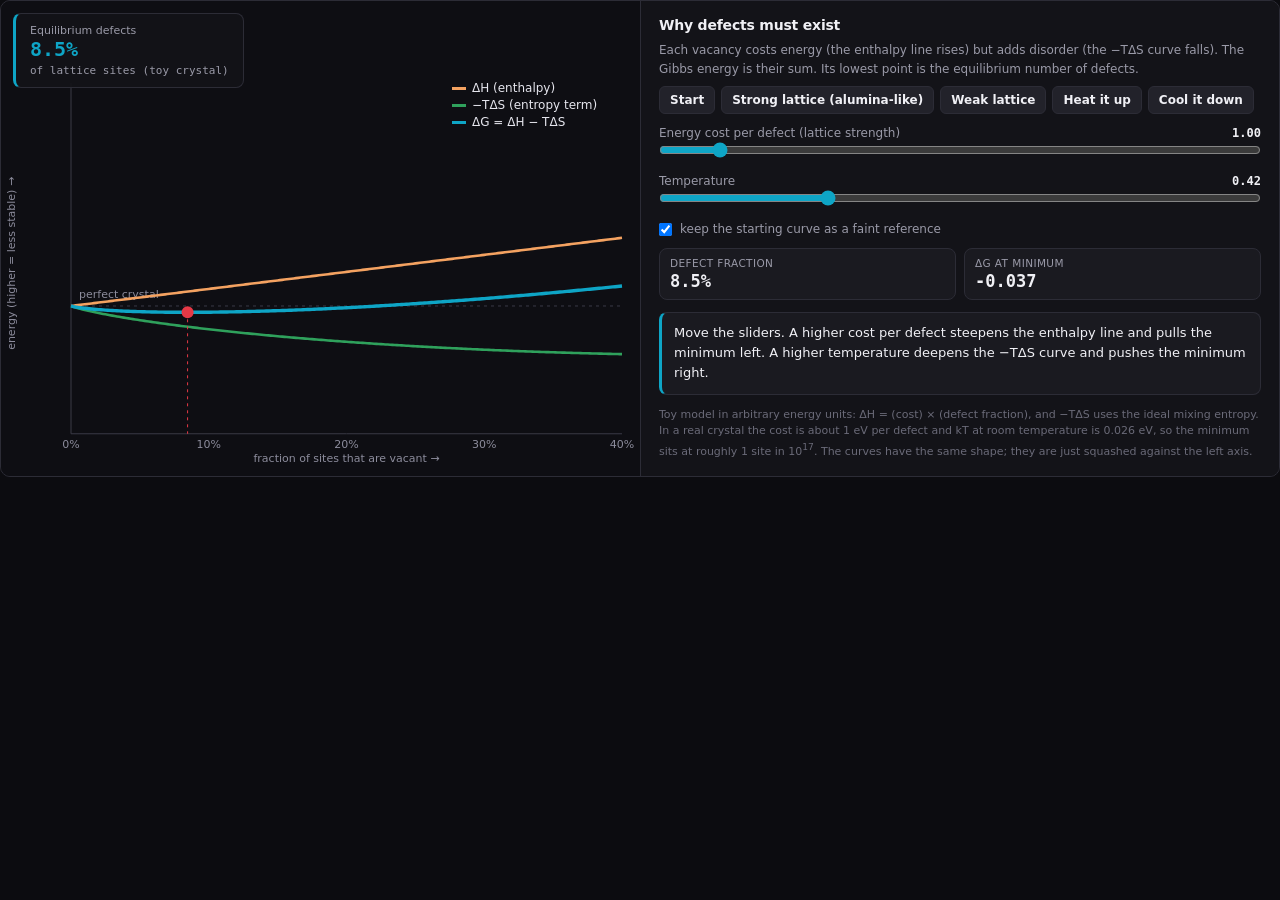
<file: widgets/defect-equilibrium.html>
<!DOCTYPE html>
<html lang="en">
<head>
<meta charset="UTF-8">
<meta name="viewport" content="width=device-width, initial-scale=1.0">
<title>Why defects must exist: Gibbs energy explorer</title>
<link rel="stylesheet" href="shared.css">
<script src="shared.js"></script>
<style>
  .stage { min-height: 440px; }
  .stage canvas { position:absolute; inset:0; width:100%; height:100%; display:block; }
  .de-ctl { display:flex; flex-direction:column; gap:12px; }
  .de-row label { display:flex; justify-content:space-between; font-size:12px; color:var(--text-2); margin-bottom:2px; }
  .de-row label b { font-family:'IBM Plex Mono',ui-monospace,monospace; font-weight:600; color:var(--text); }
  .de-row input[type=range] { width:100%; cursor:pointer; accent-color:var(--accent); }
  .de-presets { display:flex; flex-wrap:wrap; gap:6px; }
  .de-presets button.btn { padding:6px 10px; }
  .de-out { display:grid; grid-template-columns:repeat(2,1fr); gap:8px; }
  .de-out > div { background:var(--surface); border:1px solid var(--border); border-radius:8px; padding:8px 10px; }
  .de-out .k { font-size:10.5px; color:var(--text-2); letter-spacing:.4px; text-transform:uppercase; }
  .de-out .v { font-family:'IBM Plex Mono',ui-monospace,monospace; font-size:17px; font-weight:600; margin-top:2px; }
  .de-msg { font-size:13px; line-height:1.55; color:var(--text); background:var(--surface); border:1px solid var(--border); border-left:3px solid var(--accent); border-radius:8px; padding:10px 12px; min-height:64px; }
  .de-note { font-size:11px; color:var(--muted); line-height:1.5; }
  .de-ghost { display:flex; gap:8px; align-items:center; font-size:12px; color:var(--text-2); }
</style>
</head>
<body>
<div class="sim sim-root">
  <div class="stage" id="stage">
    <canvas id="cv" aria-label="Graph of enthalpy, minus T delta S and Gibbs energy against the fraction of sites that are vacant"></canvas>
    <div class="hud" style="--hud:#0ea5c6">
      <div class="hud-label">Equilibrium defects</div>
      <div class="hud-value" id="hudv">10%</div>
      <div class="hud-sub">of lattice sites (toy crystal)</div>
    </div>
  </div>
  <div class="plot">
    <h2>Why defects must exist</h2>
    <p>Each vacancy costs energy (the enthalpy line rises) but adds disorder (the &minus;T&Delta;S curve falls). The Gibbs energy is their sum. Its lowest point is the equilibrium number of defects.</p>
    <div class="de-ctl">
      <div class="de-presets" id="presets"></div>
      <div class="de-row"><label for="eps">Energy cost per defect (lattice strength) <b id="epsv"></b></label><input type="range" id="eps" min="0.8" max="3.0" step="0.05"></div>
      <div class="de-row"><label for="tt">Temperature <b id="ttv"></b></label><input type="range" id="tt" min="0.20" max="1.00" step="0.01"></div>
      <label class="de-ghost"><input type="checkbox" id="ghost" checked> keep the starting curve as a faint reference</label>
      <div class="de-out">
        <div><div class="k">Defect fraction</div><div class="v" id="oF">10%</div></div>
        <div><div class="k">ΔG at minimum</div><div class="v" id="oG">-0.03</div></div>
      </div>
      <div class="de-msg" id="msg"></div>
      <div class="de-note">Toy model in arbitrary energy units: &Delta;H = (cost) &times; (defect fraction), and &minus;T&Delta;S uses the ideal mixing entropy. In a real crystal the cost is about 1 eV per defect and kT at room temperature is 0.026 eV, so the minimum sits at roughly 1 site in 10<sup>17</sup>. The curves have the same shape; they are just squashed against the left axis.</div>
    </div>
  </div>
</div>
<script>
(function () {
  'use strict';
  var $ = function (id) { return document.getElementById(id); };
  var cv = $('cv'), ctx = cv.getContext('2d'), stage = $('stage');
  var epsEl = $('eps'), ttEl = $('tt'), ghostEl = $('ghost');
  var XM = 0.40, YMIN = -0.75, YMAX = 1.25;
  var PRESETS = [
    { n: 'Start', e: 1.0, t: 0.42 },
    { n: 'Strong lattice (alumina-like)', e: 2.6, t: 0.42 },
    { n: 'Weak lattice', e: 0.9, t: 0.42 },
    { n: 'Heat it up', e: 1.0, t: 0.90 },
    { n: 'Cool it down', e: 1.0, t: 0.22 }
  ];
  var start = { e: 1.0, t: 0.42 };
  function H(x, e) { return e * x; }
  function mTS(x, t) { return x <= 0 ? 0 : (x >= 1 ? 0 : t * (x * Math.log(x) + (1 - x) * Math.log(1 - x))); }
  function G(x, e, t) { return H(x, e) + mTS(x, t); }
  function xstar(e, t) { return 1 / (1 + Math.exp(e / t)); }
  function pct(x) { return x >= 0.01 ? (x * 100).toFixed(1) + '%' : (x >= 1e-4 ? (x * 100).toFixed(3) + '%' : (x * 100).toExponential(1) + '%'); }

  var pb = $('presets');
  PRESETS.forEach(function (p) {
    var b = document.createElement('button'); b.className = 'btn'; b.textContent = p.n;
    b.addEventListener('click', function () { epsEl.value = p.e; ttEl.value = p.t; draw(); });
    pb.appendChild(b);
  });
  epsEl.value = start.e; ttEl.value = start.t;

  function size() {
    var r = stage.getBoundingClientRect(), d = window.devicePixelRatio || 1;
    cv.width = Math.round(r.width * d); cv.height = Math.round(r.height * d);
    ctx.setTransform(d, 0, 0, d, 0, 0);
    return { w: r.width, h: r.height };
  }
  function curve(fn, X, Y, col, lw, alpha) {
    ctx.save(); ctx.globalAlpha = alpha || 1; ctx.strokeStyle = col; ctx.lineWidth = lw; ctx.beginPath();
    for (var i = 0; i <= 240; i++) { var x = i / 240 * XM, y = fn(x); var px = X(x), py = Y(Math.max(YMIN, Math.min(YMAX, y))); if (i) ctx.lineTo(px, py); else ctx.moveTo(px, py); }
    ctx.stroke(); ctx.restore();
  }
  function draw() {
    var e = +epsEl.value, t = +ttEl.value, s = size();
    var L = 70, R = s.w - 18, T = 92, B = s.h - 42;
    var X = function (x) { return L + x / XM * (R - L); }, Y = function (y) { return B - (y - YMIN) / (YMAX - YMIN) * (B - T); };
    ctx.clearRect(0, 0, s.w, s.h);
    ctx.font = '11px Inter, system-ui, sans-serif';
    // axes
    ctx.strokeStyle = '#3a3a46'; ctx.lineWidth = 1; ctx.beginPath(); ctx.moveTo(L, T - 10); ctx.lineTo(L, B); ctx.lineTo(R, B); ctx.stroke();
    ctx.setLineDash([3, 4]); ctx.beginPath(); ctx.moveTo(L, Y(0)); ctx.lineTo(R, Y(0)); ctx.stroke(); ctx.setLineDash([]);
    ctx.fillStyle = '#8c8c9c'; ctx.textAlign = 'center';
    ctx.fillText('fraction of sites that are vacant →', (L + R) / 2, B + 28);
    for (var k = 0; k <= 4; k++) { var xv = k * 0.1; ctx.fillText((xv * 100).toFixed(0) + '%', X(xv), B + 14); }
    ctx.save(); ctx.translate(14, (T + B) / 2); ctx.rotate(-Math.PI / 2); ctx.fillText('energy (higher = less stable) →', 0, 0); ctx.restore();
    ctx.textAlign = 'left'; ctx.fillText('perfect crystal', L + 8, Y(0) - 8);
    if (ghostEl.checked && (e !== start.e || t !== start.t)) curve(function (x) { return G(x, start.e, start.t); }, X, Y, '#0ea5c6', 2, 0.25);
    curve(function (x) { return H(x, e); }, X, Y, '#f4a261', 2.6);
    curve(function (x) { return mTS(x, t); }, X, Y, '#2fa15c', 2.6);
    curve(function (x) { return G(x, e, t); }, X, Y, '#0ea5c6', 3.4);
    var xs = xstar(e, t), gx = X(Math.min(xs, XM)), gy = Y(G(xs, e, t));
    ctx.strokeStyle = '#e63946'; ctx.setLineDash([3, 4]); ctx.beginPath(); ctx.moveTo(gx, gy); ctx.lineTo(gx, B); ctx.stroke(); ctx.setLineDash([]);
    ctx.fillStyle = '#e63946'; ctx.beginPath(); ctx.arc(gx, gy, 6, 0, Math.PI * 2); ctx.fill();
    // legend
    var lg = [['ΔH (enthalpy)', '#f4a261'], ['−TΔS (entropy term)', '#2fa15c'], ['ΔG = ΔH − TΔS', '#0ea5c6']];
    ctx.textAlign = 'left'; ctx.font = '12px Inter, system-ui, sans-serif';
    lg.forEach(function (l, i) { ctx.fillStyle = l[1]; ctx.fillRect(R - 170, T - 6 + i * 17, 14, 3); ctx.fillStyle = '#e6e6ee'; ctx.fillText(l[0], R - 150, T - 1 + i * 17); });
    $('epsv').textContent = e.toFixed(2); $('ttv').textContent = t.toFixed(2);
    $('hudv').textContent = pct(xs); $('oF').textContent = pct(xs); $('oG').textContent = G(xs, e, t).toFixed(3);
    var msg;
    if (e / t > 5) msg = 'Strong bonding or low temperature: each defect is expensive compared with what disorder pays back, so the minimum is pushed close to zero. Few defects, but never none.';
    else if (e / t < 1.6) msg = 'Weak bonding or high temperature: disorder is cheap and the entropy term wins for longer, so the minimum moves to a larger number of defects.';
    else msg = 'Move the sliders. A higher cost per defect steepens the enthalpy line and pulls the minimum left. A higher temperature deepens the −TΔS curve and pushes the minimum right.';
    $('msg').textContent = msg;
  }
  epsEl.addEventListener('input', draw); ttEl.addEventListener('input', draw); ghostEl.addEventListener('change', draw);
  window.addEventListener('resize', draw);
  if (window.ResizeObserver) new ResizeObserver(draw).observe(stage);
  draw();
})();
</script>
</body>
</html>
</file>
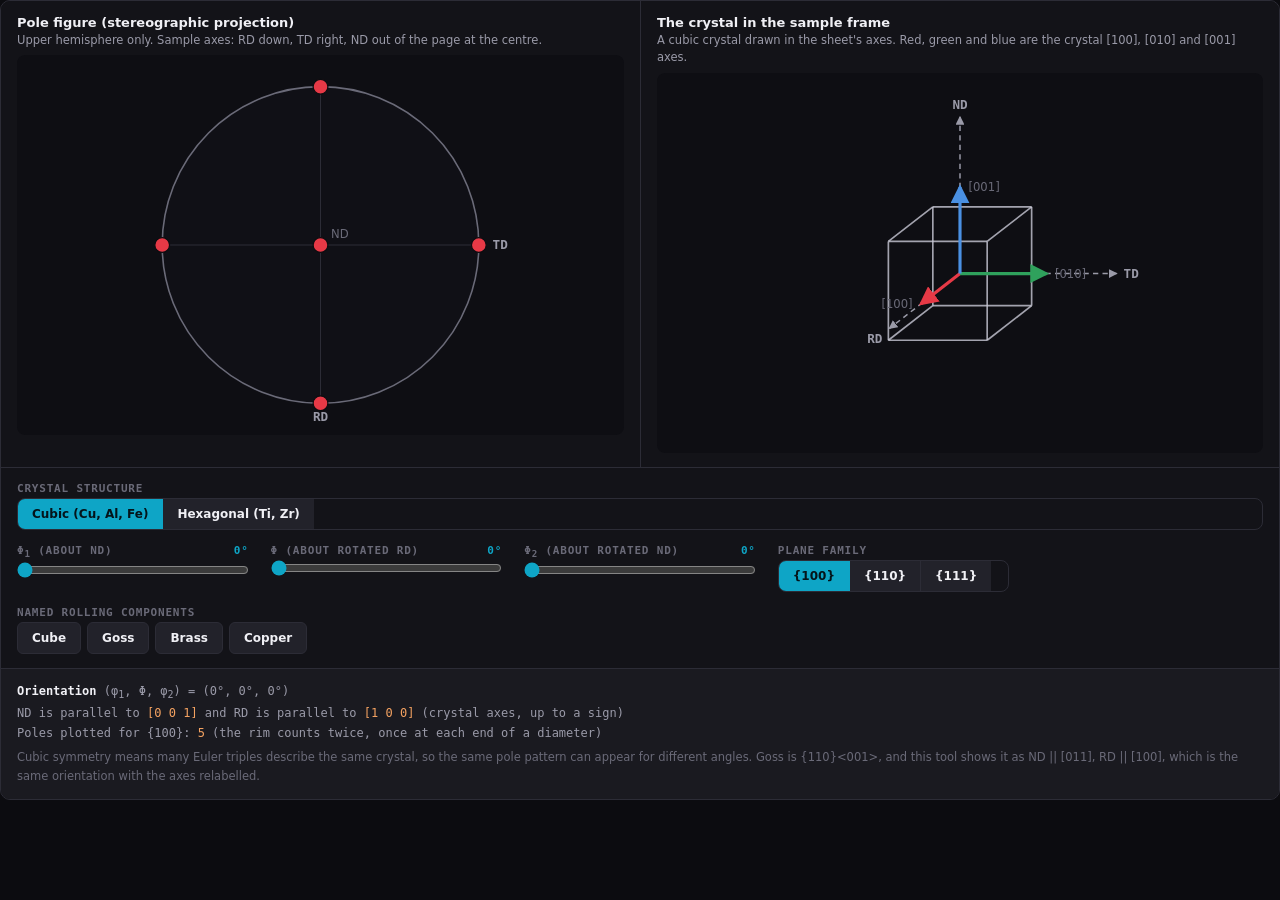
<file: widgets/pole-figure.html>
<!DOCTYPE html>
<html lang="en">
<head>
<meta charset="UTF-8">
<meta name="viewport" content="width=device-width, initial-scale=1.0">
<title>Euler angles and pole figures</title>
<link rel="stylesheet" href="shared.css">
<style>
  .sim { grid-template-columns:1fr; }
  .wrap { display:grid; grid-template-columns:minmax(0,1fr) minmax(0,1fr); gap:0; }
  .pane { padding:14px 16px; background:var(--bg-elev); min-width:0; }
  .pane + .pane { border-left:1px solid var(--border); }
  .pane h2 { font-size:13px; font-weight:700; color:var(--text); margin-bottom:2px; }
  .pane p.sub { font-size:11.5px; color:var(--text-2); margin-bottom:6px; line-height:1.5; }
  svg { display:block; width:100%; height:auto; max-height:380px; background:#0e0e13; border-radius:8px; }
  .ctl { padding:14px 16px; border-top:1px solid var(--border); background:var(--bg-elev); display:grid; grid-template-columns:repeat(auto-fit,minmax(220px,1fr)); gap:14px 22px; align-items:start; }
  .row { display:flex; flex-direction:column; gap:3px; }
  .row label { font-size:11px; font-weight:700; letter-spacing:.8px; text-transform:uppercase; color:var(--muted); display:flex; justify-content:space-between; font-family:'IBM Plex Mono',ui-monospace,monospace; }
  .row label b { color:var(--accent); font-weight:700; }
  .row input[type=range] { width:100%; accent-color:var(--accent); cursor:pointer; }
  .presets { display:flex; flex-wrap:wrap; gap:6px; }
  [hidden] { display:none !important; }
  .read { padding:12px 16px; border-top:1px solid var(--border); background:var(--surface); font-family:'IBM Plex Mono',ui-monospace,monospace; font-size:12px; line-height:1.7; color:var(--text-2); }
  .read strong { color:var(--text); }
  .read .hl { color:var(--gold); }
  .note { font-family:'Inter',system-ui,sans-serif; font-size:11.5px; color:var(--muted); margin-top:4px; }
  .ax { fill:#9a9aa8; font-size:12px; font-family:'IBM Plex Mono',ui-monospace,monospace; font-weight:600; }
  .axm { fill:#6a6a78; font-size:11px; font-family:'Inter',system-ui,sans-serif; }
  @media (max-width:700px) { .wrap { grid-template-columns:1fr; } .pane + .pane { border-left:0; border-top:1px solid var(--border); } }
</style>
<script src="shared.js"></script>
</head>
<body>
<div class="sim sim-root">
  <div class="wrap">
    <div class="pane">
      <h2>Pole figure (stereographic projection)</h2>
      <p class="sub">Upper hemisphere only. Sample axes: RD down, TD right, ND out of the page at the centre.</p>
      <svg id="pf" viewBox="0 0 360 360" role="img" aria-label="Pole figure for the chosen crystal orientation"></svg>
    </div>
    <div class="pane">
      <h2 id="cubeh">The crystal in the sample frame</h2>
      <p class="sub" id="cubesub">A cubic crystal drawn in the sheet's axes. Red, green and blue are the crystal [100], [010] and [001] axes.</p>
      <svg id="cube" viewBox="0 0 360 360" role="img" aria-label="Cubic crystal drawn in the sample axes"></svg>
    </div>
  </div>

  <div class="ctl">
    <div class="row" style="grid-column:1/-1">
      <label>Crystal structure</label>
      <div class="seg" role="group" aria-label="Crystal structure">
        <button class="btn active" data-c="cubic">Cubic (Cu, Al, Fe)</button>
        <button class="btn" data-c="hex">Hexagonal (Ti, Zr)</button>
      </div>
    </div>
    <div class="row"><label><span>&phi;<sub>1</sub> (about ND)</span><b id="v1">0&deg;</b></label><input type="range" id="p1" min="0" max="360" step="1" value="0" aria-label="Euler angle phi 1"></div>
    <div class="row"><label><span>&Phi; (about rotated RD)</span><b id="vP">0&deg;</b></label><input type="range" id="pP" min="0" max="180" step="1" value="0" aria-label="Euler angle capital Phi"></div>
    <div class="row"><label><span>&phi;<sub>2</sub> (about rotated ND)</span><b id="v2">0&deg;</b></label><input type="range" id="p2" min="0" max="360" step="1" value="0" aria-label="Euler angle phi 2"></div>
    <div class="row">
      <label>Plane family</label>
      <div class="seg" role="group" aria-label="Plane family" id="fam-cubic">
        <button class="btn active" data-f="100">{100}</button>
        <button class="btn" data-f="110">{110}</button>
        <button class="btn" data-f="111">{111}</button>
      </div>
      <div class="seg" role="group" aria-label="Plane family for hexagonal" id="fam-hex" hidden>
        <button class="btn active" data-f="0001">{0001} basal</button>
        <button class="btn" data-f="10-10">{10-10} prismatic</button>
        <button class="btn" data-f="11-20">{11-20}</button>
        <button class="btn" data-f="10-11">{10-11} pyramidal</button>
      </div>
    </div>
    <div class="row" style="grid-column:1/-1">
      <label id="preset-label">Named rolling components</label>
      <div class="presets" id="presets-hex" hidden>
        <button class="btn" data-a="0,0,0">c along ND</button>
        <button class="btn" data-a="0,30,0">Typical rolled Ti (c tilted 30&deg; to TD)</button>
        <button class="btn" data-a="0,90,0">c along TD</button>
        <button class="btn" data-a="90,90,0">c along RD</button>
      </div>
      <div class="presets" id="presets">
        <button class="btn" data-a="0,0,0">Cube</button>
        <button class="btn" data-a="0,45,0">Goss</button>
        <button class="btn" data-a="35,45,0">Brass</button>
        <button class="btn" data-a="90,35.26,45">Copper</button>
      </div>
    </div>
  </div>

  <div class="read" id="read"></div>
</div>

<script>
(function () {
  'use strict';
  var NS = 'http://www.w3.org/2000/svg';
  var D2R = Math.PI / 180;
  var state = { p1: 0, P: 0, p2: 0, fam: '100', cry: 'cubic' };
  var CA = 1.587;   // c/a ratio of titanium (zirconium is 1.593)

  // Bunge convention: g takes sample-frame vectors to crystal-frame vectors.
  // The columns of g are RD, TD and ND written in crystal coordinates.
  function gMatrix(p1, P, p2) {
    var c1 = Math.cos(p1 * D2R), s1 = Math.sin(p1 * D2R);
    var c = Math.cos(P * D2R), s = Math.sin(P * D2R);
    var c2 = Math.cos(p2 * D2R), s2 = Math.sin(p2 * D2R);
    return [
      [c1 * c2 - s1 * s2 * c,  s1 * c2 + c1 * s2 * c, s2 * s],
      [-c1 * s2 - s1 * c2 * c, -s1 * s2 + c1 * c2 * c, c2 * s],
      [s1 * s,                 -c1 * s,                c]
    ];
  }
  // crystal vector h -> sample coordinates (RD, TD, ND)
  function toSample(g, h) {
    return [
      h[0] * g[0][0] + h[1] * g[1][0] + h[2] * g[2][0],
      h[0] * g[0][1] + h[1] * g[1][1] + h[2] * g[2][1],
      h[0] * g[0][2] + h[1] * g[1][2] + h[2] * g[2][2]
    ];
  }

  function family(f) {
    if (state.cry === 'hex') return hexFamily(f);
    var out = [], base = f === '100' ? [[1, 0, 0], [0, 1, 0], [0, 0, 1]]
      : f === '110' ? [[1, 1, 0], [1, -1, 0], [1, 0, 1], [1, 0, -1], [0, 1, 1], [0, 1, -1]]
      : [[1, 1, 1], [1, 1, -1], [1, -1, 1], [-1, 1, 1]];
    base.forEach(function (b) {
      var n = Math.sqrt(b[0] * b[0] + b[1] * b[1] + b[2] * b[2]);
      var u = [b[0] / n, b[1] / n, b[2] / n];
      out.push(u); out.push([-u[0], -u[1], -u[2]]);
    });
    return out;
  }

  // Hexagonal crystal axes: x || a1 ([2-1-10]), z || c, y = z cross x.
  function hexFamily(f) {
    var base = [], i, a, k;
    function horiz(deg, z) { var t = deg * D2R; return [Math.cos(t), Math.sin(t), z]; }
    if (f === '0001') base = [[0, 0, 1]];
    else if (f === '10-10') for (i = 0; i < 3; i++) base.push(horiz(30 + 60 * i, 0));
    else if (f === '11-20') for (i = 0; i < 3; i++) base.push(horiz(60 * i, 0));
    else { // {10-11}: horizontal part along a prismatic normal, plus a c part. Normal ~ (2/(a sqrt3)) h + (1/c) z
      for (i = 0; i < 6; i++) { a = 30 + 60 * i; k = 2 / Math.sqrt(3); var v = horiz(a, 0); base.push([v[0] * k, v[1] * k, 1 / CA]); }
    }
    var out = [];
    base.forEach(function (b) {
      var n = Math.sqrt(b[0] * b[0] + b[1] * b[1] + b[2] * b[2]);
      var u = [b[0] / n, b[1] / n, b[2] / n];
      out.push(u); out.push([-u[0], -u[1], -u[2]]);
    });
    return out;
  }

  function el(name, attrs, parent) {
    var e = document.createElementNS(NS, name);
    for (var k in attrs) e.setAttribute(k, attrs[k]);
    if (parent) parent.appendChild(e);
    return e;
  }
  function txt(parent, x, y, s, cls, anchor) {
    var t = el('text', { x: x, y: y, 'text-anchor': anchor || 'middle', 'class': cls || 'ax' }, parent);
    t.textContent = s; return t;
  }

  // ---------- pole figure ----------
  var pf = document.getElementById('pf');
  var CX = 180, CY = 180, R = 150;
  var COL = { '100': '#e63946', '110': '#2fa15c', '111': '#4a90e2', '0001': '#f4a261', '10-10': '#e63946', '11-20': '#2fa15c', '10-11': '#8855f5' };
  function drawPF(g) {
    pf.innerHTML = '';
    el('circle', { cx: CX, cy: CY, r: R, fill: '#101016', stroke: '#6a6a78', 'stroke-width': 1.5 }, pf);
    el('line', { x1: CX - R, y1: CY, x2: CX + R, y2: CY, stroke: '#2c2c36', 'stroke-width': 1 }, pf);
    el('line', { x1: CX, y1: CY - R, x2: CX, y2: CY + R, stroke: '#2c2c36', 'stroke-width': 1 }, pf);
    txt(pf, CX + R + 13, CY + 4, 'TD', 'ax', 'start');
    txt(pf, CX, CY + R + 17, 'RD', 'ax');
    txt(pf, CX + 10, CY - 7, 'ND', 'axm', 'start');
    var pts = family(state.fam), n = 0;
    pts.forEach(function (h) {
      var y = toSample(g, h);
      if (y[2] < -1e-9) return;
      var d = 1 + y[2];
      var X = CX + R * y[1] / d, Y = CY - R * y[0] / d * -1;   // RD points down the page
      el('circle', { cx: X.toFixed(2), cy: Y.toFixed(2), r: 7, fill: COL[state.fam], stroke: '#0c0c10', 'stroke-width': 1.2 }, pf);
      n++;
    });
    state.count = n;
  }

  // ---------- cube view ----------
  var cv = document.getElementById('cube');
  // cabinet projection: ND up, TD right, RD toward the viewer (down-left)
  function proj(y) { return [180 + 78 * (y[1] - 0.45 * y[0]), 190 - 78 * (y[2] - 0.35 * y[0])]; }
  function drawCube(g) {
    cv.innerHTML = '';
    var defs = el('defs', {}, cv);
    ['r', 'g', 'b', 'w'].forEach(function (k) {
      var m = el('marker', { id: 'ah' + k, viewBox: '0 0 10 10', refX: 8.5, refY: 5, markerWidth: 6, markerHeight: 6, orient: 'auto-start-reverse' }, defs);
      el('path', { d: 'M0,0 L10,5 L0,10 z', fill: { r: '#e63946', g: '#2fa15c', b: '#4a90e2', w: '#9a9aa8' }[k] }, m);
    });
    // sample axes
    var o = proj([0, 0, 0]);
    [['RD', [1.9, 0, 0]], ['TD', [0, 1.9, 0]], ['ND', [0, 0, 1.9]]].forEach(function (a) {
      var p = proj(a[1]);
      el('line', { x1: o[0], y1: o[1], x2: p[0], y2: p[1], stroke: '#9a9aa8', 'stroke-width': 1.4, 'stroke-dasharray': '5 4', 'marker-end': 'url(#ahw)' }, cv);
      txt(cv, p[0] + (a[0] === 'RD' ? -14 : a[0] === 'TD' ? 14 : 0), p[1] + (a[0] === 'ND' ? -8 : a[0] === 'RD' ? 14 : 4), a[0], 'ax');
    });
    if (state.cry === 'hex') { drawHexPrism(g, o); return; }
    // cube edges
    var V = [];
    for (var i = 0; i < 8; i++) V.push([(i & 1) ? 1 : -1, (i & 2) ? 1 : -1, (i & 4) ? 1 : -1].map(function (v) { return v * 0.6; }));
    var P = V.map(function (v) { return proj(toSample(g, v)); });
    for (var a = 0; a < 8; a++) for (var b = a + 1; b < 8; b++) {
      var diff = (a ^ b);
      if (diff === 1 || diff === 2 || diff === 4) el('line', { x1: P[a][0], y1: P[a][1], x2: P[b][0], y2: P[b][1], stroke: '#c9c9d6', 'stroke-width': 1.6, opacity: 0.8 }, cv);
    }
    // crystal axes from cube centre
    [['[100]', [1, 0, 0], 'r'], ['[010]', [0, 1, 0], 'g'], ['[001]', [0, 0, 1], 'b']].forEach(function (c) {
      var p = proj(toSample(g, c[1].map(function (v) { return v * 1.05; })));
      el('line', { x1: o[0], y1: o[1], x2: p[0], y2: p[1], stroke: { r: '#e63946', g: '#2fa15c', b: '#4a90e2' }[c[2]], 'stroke-width': 3, 'marker-end': 'url(#ah' + c[2] + ')' }, cv);
      txt(cv, p[0] + (p[0] >= o[0] ? 8 : -8), p[1] + 4, c[0], 'axm', p[0] >= o[0] ? 'start' : 'end');
    });
  }

  function drawHexPrism(g, o) {
    var rho = 0.62, h = rho * CA / 2 * 1.0, T = [], B = [], k, t;
    for (k = 0; k < 6; k++) {
      t = k * 60 * D2R;
      T.push(proj(toSample(g, [rho * Math.cos(t), rho * Math.sin(t), h])));
      B.push(proj(toSample(g, [rho * Math.cos(t), rho * Math.sin(t), -h])));
    }
    function ring(P) { for (var i = 0; i < 6; i++) { var q = P[(i + 1) % 6]; el('line', { x1: P[i][0], y1: P[i][1], x2: q[0], y2: q[1], stroke: '#c9c9d6', 'stroke-width': 1.6, opacity: 0.85 }, cv); } }
    ring(T); ring(B);
    for (k = 0; k < 6; k++) el('line', { x1: T[k][0], y1: T[k][1], x2: B[k][0], y2: B[k][1], stroke: '#c9c9d6', 'stroke-width': 1.6, opacity: 0.85 }, cv);
    // top face centre dot marks the +c end
    var tc = proj(toSample(g, [0, 0, h]));
    el('circle', { cx: tc[0], cy: tc[1], r: 3.5, fill: '#f4a261' }, cv);
    [['a1', [1, 0, 0], 'r', 0.95], ['a2', [Math.cos(120 * D2R), Math.sin(120 * D2R), 0], 'g', 0.95], ['c', [0, 0, 1], 'b', 0.75 * CA]].forEach(function (c) {
      var p = proj(toSample(g, c[1].map(function (v) { return v * c[3]; })));
      el('line', { x1: o[0], y1: o[1], x2: p[0], y2: p[1], stroke: { r: '#e63946', g: '#2fa15c', b: '#4a90e2' }[c[2]], 'stroke-width': 3, 'marker-end': 'url(#ah' + c[2] + ')' }, cv);
      txt(cv, p[0] + (p[0] >= o[0] ? 8 : -8), p[1] + 4, c[0], 'axm', p[0] >= o[0] ? 'start' : 'end');
    });
  }

  // ---------- readout ----------
  function idx(v) {
    var mx = Math.max(Math.abs(v[0]), Math.abs(v[1]), Math.abs(v[2]));
    if (mx < 1e-9) return '?';
    for (var m = 1; m <= 6; m++) {
      var w = v.map(function (x) { return x / mx * m; });
      if (w.every(function (x) { return Math.abs(x - Math.round(x)) < 0.03; })) {
        return '[' + w.map(function (x) { var r = Math.round(x); return r === 0 ? '0' : String(r); }).join(' ') + ']';
      }
    }
    return '[' + v.map(function (x) { return x.toFixed(2); }).join(' ') + ']';
  }
  function readoutHex(g) {
    var c = toSample(g, [0, 0, 1]);       // c-axis in sample coordinates (RD, TD, ND)
    var tilt = Math.acos(Math.min(1, Math.abs(c[2]))) / D2R;
    var famName = { '0001': '{0001} basal', '10-10': '{10-10} prismatic', '11-20': '{11-20}', '10-11': '{10-11} pyramidal' }[state.fam];
    var where = tilt < 1 ? 'along ND (the c-axis points straight out of the sheet)' : tilt > 89 ? 'lying in the sheet plane' : 'tilted ' + tilt.toFixed(0) + '&deg; away from ND';
    document.getElementById('read').innerHTML =
      '<strong>Orientation</strong> (&phi;<sub>1</sub>, &Phi;, &phi;<sub>2</sub>) = (' + state.p1 + '&deg;, ' + state.P + '&deg;, ' + state.p2 + '&deg;)<br>' +
      'The c-axis is <span class="hl">' + where + '</span>. Its components along (RD, TD, ND) are (' + c.map(function (x) { return x.toFixed(2); }).join(', ') + ').<br>' +
      'Poles plotted for ' + famName + ': <span class="hl">' + state.count + '</span> (the rim counts twice, once at each end of a diameter)' +
      '<div class="note">Assumed convention: crystal x along a<sub>1</sub> = [2-1-10], z along c, and the same Bunge rotations as for the cubic case. Other software may place the crystal x-axis along [10-10], which shifts &phi;<sub>2</sub> by 30&deg;. Real rolled Ti has two lobes, tilted towards +TD and &minus;TD; one is shown here because the crystal is a single grain.</div>';
  }
  function readout(g) {
    if (state.cry === 'hex') { readoutHex(g); return; }
    var RD = [g[0][0], g[1][0], g[2][0]], ND = [g[0][2], g[1][2], g[2][2]];
    document.getElementById('read').innerHTML =
      '<strong>Orientation</strong> (&phi;<sub>1</sub>, &Phi;, &phi;<sub>2</sub>) = (' + state.p1 + '&deg;, ' + state.P + '&deg;, ' + state.p2 + '&deg;)<br>' +
      'ND is parallel to <span class="hl">' + idx(ND) + '</span> and RD is parallel to <span class="hl">' + idx(RD) + '</span> (crystal axes, up to a sign)<br>' +
      'Poles plotted for {' + state.fam + '}: <span class="hl">' + state.count + '</span> (the rim counts twice, once at each end of a diameter)' +
      '<div class="note">Cubic symmetry means many Euler triples describe the same crystal, so the same pole pattern can appear for different angles. Goss is {110}&lt;001&gt;, and this tool shows it as ND&nbsp;||&nbsp;[011], RD&nbsp;||&nbsp;[100], which is the same orientation with the axes relabelled.</div>';
  }

  function setCrystal(c) {
    state.cry = c;
    state.p1 = state.P = state.p2 = 0;
    state.fam = c === 'hex' ? '0001' : '100';
    ['p1', 'pP', 'p2'].forEach(function (id) { document.getElementById(id).value = 0; });
    document.getElementById('fam-cubic').hidden = c === 'hex';
    document.getElementById('fam-hex').hidden = c !== 'hex';
    document.getElementById('presets').hidden = c === 'hex';
    document.getElementById('presets-hex').hidden = c !== 'hex';
    document.getElementById('preset-label').textContent = c === 'hex' ? 'Example orientations' : 'Named rolling components';
    document.getElementById('cubeh').textContent = c === 'hex' ? 'The hexagonal crystal in the sample frame' : 'The crystal in the sample frame';
    document.getElementById('cubesub').textContent = c === 'hex' ? 'A hexagonal prism (like Ti or Zr) in the sheet\'s axes. Blue is the c-axis, red and green are two of the three a-axes. The orange dot marks the top basal face.' : 'A cubic crystal drawn in the sheet\'s axes. Red, green and blue are the crystal [100], [010] and [001] axes.';
    Array.prototype.forEach.call(document.querySelectorAll('[data-c]'), function (x) { x.classList.toggle('active', x.dataset.c === c); });
    Array.prototype.forEach.call(document.querySelectorAll('[data-f]'), function (x) { x.classList.toggle('active', x.dataset.f === state.fam); });
    Array.prototype.forEach.call(document.querySelectorAll('[data-a]'), function (x) { x.classList.remove('active'); });
    update();
  }
  Array.prototype.forEach.call(document.querySelectorAll('[data-c]'), function (b) {
    b.addEventListener('click', function () { setCrystal(b.dataset.c); });
  });

  function update() {
    var g = gMatrix(state.p1, state.P, state.p2);
    drawPF(g); drawCube(g); readout(g);
    document.getElementById('v1').textContent = state.p1 + '°';
    document.getElementById('vP').textContent = state.P + '°';
    document.getElementById('v2').textContent = state.p2 + '°';
  }

  function bindRange(id, key) {
    var r = document.getElementById(id);
    r.addEventListener('input', function () { state[key] = parseFloat(r.value); update(); });
  }
  bindRange('p1', 'p1'); bindRange('pP', 'P'); bindRange('p2', 'p2');

  Array.prototype.forEach.call(document.querySelectorAll('[data-f]'), function (b) {
    b.addEventListener('click', function () {
      state.fam = b.dataset.f;
      Array.prototype.forEach.call(b.parentNode.querySelectorAll('[data-f]'), function (x) { x.classList.toggle('active', x === b); });
      update();
    });
  });
  Array.prototype.forEach.call(document.querySelectorAll('[data-a]'), function (b) {
    b.addEventListener('click', function () {
      var a = b.dataset.a.split(',').map(parseFloat);
      state.p1 = a[0]; state.P = Math.round(a[1] * 100) / 100; state.p2 = a[2];
      document.getElementById('p1').value = state.p1;
      document.getElementById('pP').value = state.P;
      document.getElementById('p2').value = state.p2;
      Array.prototype.forEach.call(b.parentNode.querySelectorAll('[data-a]'), function (x) { x.classList.toggle('active', x === b); });
      update();
    });
  });
  ['p1', 'pP', 'p2'].forEach(function (id) {
    document.getElementById(id).addEventListener('input', function () {
      Array.prototype.forEach.call(document.querySelectorAll('[data-a]'), function (x) { x.classList.remove('active'); });
    });
  });
  update();
})();
</script>
</body>
</html>
</file>
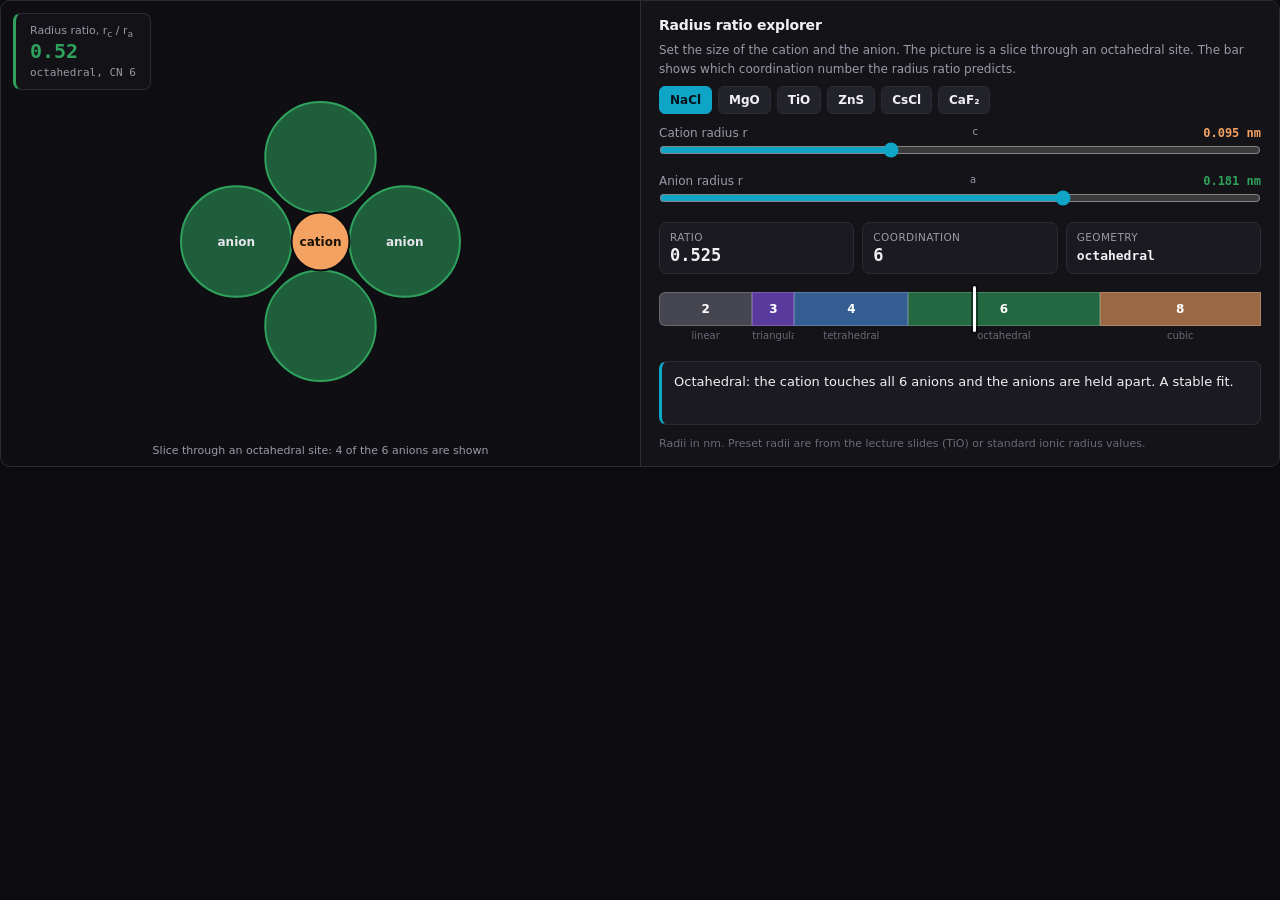
<file: widgets/radius-ratio.html>
<!DOCTYPE html>
<html lang="en">
<head>
<meta charset="UTF-8">
<meta name="viewport" content="width=device-width, initial-scale=1.0">
<title>Radius ratio explorer</title>
<link rel="stylesheet" href="shared.css">
<script src="shared.js"></script>
<style>
  .stage { min-height: 440px; }
  .rr-ctl { display:flex; flex-direction:column; gap:12px; }
  .rr-row label { display:flex; justify-content:space-between; font-size:12px; color:var(--text-2); margin-bottom:2px; }
  .rr-row label b { font-family:'IBM Plex Mono',ui-monospace,monospace; font-weight:600; }
  .rr-row.cat label b { color:var(--gold); }
  .rr-row.an label b { color:#2fa15c; }
  .rr-row input[type=range] { width:100%; cursor:pointer; accent-color:var(--accent); }
  .rr-presets { display:flex; flex-wrap:wrap; gap:6px; }
  .rr-presets button.btn { padding:6px 10px; }
  .rr-out { display:grid; grid-template-columns:repeat(3,1fr); gap:8px; }
  .rr-out > div { background:var(--surface); border:1px solid var(--border); border-radius:8px; padding:8px 10px; }
  .rr-out .k { font-size:10.5px; color:var(--text-2); letter-spacing:.4px; text-transform:uppercase; }
  .rr-out .v { font-family:'IBM Plex Mono',ui-monospace,monospace; font-size:17px; font-weight:600; margin-top:2px; }
  .zonebar { position:relative; display:flex; height:34px; border-radius:6px; overflow:visible; margin:6px 0 20px; }
  .zonebar .z { display:flex; align-items:center; justify-content:center; font-size:12px; font-weight:700; color:#fff; border:1px solid rgba(255,255,255,.18); }
  .zonebar .z:first-child { border-radius:6px 0 0 6px; } .zonebar .z:last-child { border-radius:0 6px 6px 0; }
  .zonebar .mk { position:absolute; top:-6px; bottom:-6px; width:3px; margin-left:-1.5px; background:#fff; border-radius:2px; box-shadow:0 0 0 2px rgba(0,0,0,.45); transition:left .08s; }
  .zonelab { display:flex; font-size:10px; color:var(--muted); margin-top:-16px; margin-bottom:8px; }
  .zonelab span { text-align:center; overflow:hidden; white-space:nowrap; }
  .rr-msg { font-size:13px; line-height:1.55; color:var(--text); background:var(--surface); border:1px solid var(--border); border-left:3px solid var(--accent); border-radius:8px; padding:10px 12px; min-height:64px; }
  .rr-msg.bad { border-left-color:var(--red); }
  .rr-note { font-size:11px; color:var(--muted); }
  @media (max-width:780px) { .rr-out { grid-template-columns:1fr 1fr 1fr; } }
</style>
</head>
<body>
<div class="sim sim-root">
  <div class="stage" id="stage">
    <canvas class="webgl" id="cv" aria-label="Cross-section of an octahedral site showing the cation and four of the six anions"></canvas>
    <div class="hud" id="hud" style="--hud:#f4a261">
      <div class="hud-label">Radius ratio, r<sub>c</sub> / r<sub>a</sub></div>
      <div class="hud-value" id="hudv">0.52</div>
      <div class="hud-sub" id="huds">octahedral, CN 6</div>
    </div>
  </div>
  <div class="plot">
    <h2>Radius ratio explorer</h2>
    <p>Set the size of the cation and the anion. The picture is a slice through an octahedral site. The bar shows which coordination number the radius ratio predicts.</p>
    <div class="rr-ctl">
      <div class="rr-presets" id="presets"></div>
      <div class="rr-row cat"><label for="rc">Cation radius r<sub>c</sub> <b id="rcv"></b></label><input type="range" id="rc" min="0.030" max="0.200" step="0.001"></div>
      <div class="rr-row an"><label for="ra">Anion radius r<sub>a</sub> <b id="rav"></b></label><input type="range" id="ra" min="0.100" max="0.220" step="0.001"></div>
      <div class="rr-out">
        <div><div class="k">Ratio</div><div class="v" id="oR">0.52</div></div>
        <div><div class="k">Coordination</div><div class="v" id="oC">6</div></div>
        <div><div class="k">Geometry</div><div class="v" id="oG" style="font-size:13px;padding-top:3px">octahedral</div></div>
      </div>
      <div>
        <div class="zonebar" id="zb"></div>
        <div class="zonelab" id="zl"></div>
      </div>
      <div class="rr-msg" id="msg"></div>
      <div class="rr-note">Radii in nm. Preset radii are from the lecture slides (TiO) or standard ionic radius values.</div>
    </div>
  </div>
</div>
<script>
(function () {
  'use strict';
  var ZONES = [
    { lo: 0,     hi: 0.155, cn: 2, name: 'linear',      col: '#6a6a78' },
    { lo: 0.155, hi: 0.225, cn: 3, name: 'triangular',  col: '#8855f5' },
    { lo: 0.225, hi: 0.414, cn: 4, name: 'tetrahedral', col: '#4a90e2' },
    { lo: 0.414, hi: 0.732, cn: 6, name: 'octahedral',  col: '#2fa15c' },
    { lo: 0.732, hi: 1.0,   cn: 8, name: 'cubic',       col: '#f4a261' }
  ];
  var PRESETS = [
    { n: 'NaCl', rc: 0.095, ra: 0.181 }, { n: 'MgO', rc: 0.072, ra: 0.140 }, { n: 'TiO', rc: 0.0745, ra: 0.140 },
    { n: 'ZnS', rc: 0.074, ra: 0.184 }, { n: 'CsCl', rc: 0.169, ra: 0.181 }, { n: 'CaF₂', rc: 0.099, ra: 0.136 }
  ];
  var $ = function (id) { return document.getElementById(id); };
  var rcEl = $('rc'), raEl = $('ra'), cv = $('cv'), ctx = cv.getContext('2d'), stage = $('stage');

  function zoneOf(r) {
    if (r >= 0.9995) return { cn: 12, name: 'cubo-octahedral', col: '#f4a261' };
    for (var i = 0; i < ZONES.length; i++) if (r < ZONES[i].hi) return ZONES[i];
    return ZONES[ZONES.length - 1];
  }
  function message(r) {
    if (r > 1.0005) return ['The "cation" is bigger than the anion. The rules assume the cation is the smaller ion, so swap the roles.', true];
    if (r >= 0.9995) return ['Equal-sized ions: coordination 12 (cubo-octahedral) is possible.', false];
    if (r < 0.155) return ['Too small to hold even 3 anions apart. Only 2 fit: linear coordination.', false];
    if (r < 0.225) return ['Only 3 anions can touch the cation: triangular coordination.', false];
    if (r < 0.414) return ['Below 0.414 the 6 anions would overlap each other (see the red overlap), so octahedral is impossible. Only 4 fit: tetrahedral coordination.', true];
    if (r < 0.732) return ['Octahedral: the cation touches all 6 anions and the anions are held apart. A stable fit.', false];
    return ['Above 0.732 the cation is big enough to hold 8 anions apart: cubic coordination is preferred over the 6 drawn here.', false];
  }

  // zone bar
  (function buildBar() {
    var zb = $('zb'), zl = $('zl');
    ZONES.forEach(function (z) {
      var d = document.createElement('div'); d.className = 'z'; d.style.width = ((z.hi - z.lo) * 100) + '%';
      d.style.background = z.col + '99'; d.textContent = z.cn; zb.appendChild(d);
      var s = document.createElement('span'); s.style.width = ((z.hi - z.lo) * 100) + '%'; s.textContent = z.name; zl.appendChild(s);
    });
    var mk = document.createElement('div'); mk.className = 'mk'; mk.id = 'mk'; zb.appendChild(mk);
  })();

  // presets
  var pbox = $('presets');
  PRESETS.forEach(function (p, i) {
    var b = document.createElement('button'); b.className = 'btn'; b.textContent = p.n; b.dataset.i = i;
    b.addEventListener('click', function () { rcEl.value = p.rc; raEl.value = p.ra; update(i); });
    pbox.appendChild(b);
  });

  function sizeCanvas() {
    var dpr = Math.min(window.devicePixelRatio || 1, 2);
    var w = Math.max(stage.clientWidth, 1), h = Math.max(stage.clientHeight, 1);
    cv.width = Math.round(w * dpr); cv.height = Math.round(h * dpr);
    ctx.setTransform(dpr, 0, 0, dpr, 0, 0);
    return { w: w, h: h };
  }

  function draw(rc, ra) {
    var sz = sizeCanvas(), w = sz.w, h = sz.h;
    ctx.clearRect(0, 0, w, h);
    var k = (Math.min(w, h * 1.05) * 0.40) / 0.64;     // px per nm, fixed so size changes are visible
    var cx = w / 2, cy = h / 2 + 8, d = ra + rc;
    var pos = [[1, 0], [0, 1], [-1, 0], [0, -1]].map(function (v) { return [cx + v[0] * d * k, cy + v[1] * d * k]; });
    var rA = ra * k, rC = rc * k;
    // anions
    pos.forEach(function (p) {
      ctx.beginPath(); ctx.arc(p[0], p[1], rA, 0, 6.2832); ctx.fillStyle = 'rgba(47,161,92,0.55)'; ctx.fill();
      ctx.lineWidth = 2; ctx.strokeStyle = '#2fa15c'; ctx.stroke();
    });
    // overlaps between neighbouring anions
    var overlap = d * Math.SQRT2 < 2 * ra - 1e-6;
    if (overlap) {
      for (var i = 0; i < 4; i++) {
        var a = pos[i], b = pos[(i + 1) % 4];
        ctx.save(); ctx.beginPath(); ctx.arc(a[0], a[1], rA, 0, 6.2832); ctx.clip();
        ctx.beginPath(); ctx.arc(b[0], b[1], rA, 0, 6.2832); ctx.fillStyle = 'rgba(230,57,70,0.85)'; ctx.fill(); ctx.restore();
      }
    }
    // cation
    ctx.beginPath(); ctx.arc(cx, cy, rC, 0, 6.2832); ctx.fillStyle = '#f4a261'; ctx.fill(); ctx.lineWidth = 2; ctx.strokeStyle = '#0c0c10'; ctx.stroke();
    // labels
    ctx.font = '600 12px Inter, system-ui, sans-serif'; ctx.textAlign = 'center'; ctx.fillStyle = '#e6e6ee';
    ctx.fillText('anion', pos[0][0], pos[0][1] + 4); ctx.fillText('anion', pos[2][0], pos[2][1] + 4);
    ctx.fillStyle = '#e6e6ee';
    if (rC > 16) { ctx.fillStyle = '#1a1205'; ctx.fillText('cation', cx, cy + 4); }
    ctx.font = '11px Inter, system-ui, sans-serif'; ctx.fillStyle = '#9a9aa8';
    ctx.fillText('Slice through an octahedral site: 4 of the 6 anions are shown', cx, h - 12);
    if (overlap) { ctx.font = '700 12px Inter, system-ui, sans-serif'; ctx.fillStyle = '#e63946'; ctx.fillText('anions overlap: not allowed', cx, h - 32); }
  }

  function update(presetIdx) {
    var rc = parseFloat(rcEl.value), ra = parseFloat(raEl.value), r = rc / ra, z = zoneOf(r);
    $('rcv').textContent = rc.toFixed(3) + ' nm'; $('rav').textContent = ra.toFixed(3) + ' nm';
    $('oR').textContent = r.toFixed(3); $('oC').textContent = z.cn; $('oG').textContent = z.name;
    $('hudv').textContent = r.toFixed(2); $('huds').textContent = z.name + ', CN ' + z.cn;
    $('hud').style.setProperty('--hud', z.col);
    $('mk').style.left = (Math.min(r, 1) * 100) + '%';
    var m = message(r); var el = $('msg'); el.textContent = m[0]; el.className = 'rr-msg' + (m[1] ? ' bad' : '');
    Array.prototype.forEach.call(pbox.children, function (b, i) { b.classList.toggle('active', presetIdx === i); });
    draw(rc, ra);
  }
  rcEl.addEventListener('input', function () { update(-1); });
  raEl.addEventListener('input', function () { update(-1); });
  if (window.ResizeObserver) new ResizeObserver(function () { update(currentPreset()); }).observe(stage);
  else window.addEventListener('resize', function () { update(currentPreset()); });
  function currentPreset() { var a = -1; Array.prototype.forEach.call(pbox.children, function (b, i) { if (b.classList.contains('active')) a = i; }); return a; }

  rcEl.value = PRESETS[0].rc; raEl.value = PRESETS[0].ra; update(0);
})();
</script>
</body>
</html>
</file>
<file: widgets/shared.css>
/* Shared styling for the EG2036 interactive simulations.
   Matches the MatSciEng dark theme (study-site-core base.css). */
:root {
  --bg:#0c0c10; --bg-elev:#131318; --surface:#1a1a20; --surface-2:#22222a;
  --border:#2c2c36; --text:#f0f0f5; --text-2:#9a9aa8; --muted:#6a6a78;
  --accent:#0ea5c6; --red:#e63946; --gold:#f4a261; --blue:#4a90e2;
}
* { box-sizing:border-box; margin:0; padding:0; }
html, body { background:var(--bg); color:var(--text); font-family:'Inter','Segoe UI',system-ui,sans-serif; }
body { padding:0; }

.sim { display:grid; grid-template-columns:1fr 1fr; border:1px solid var(--border); border-radius:10px; overflow:hidden; background:var(--bg-elev); }
.sim.wide-plot { grid-template-columns:45fr 55fr; }

.stage { position:relative; min-height:460px; background:#0e0e13; }
.stage canvas.webgl { position:absolute; inset:0; width:100%; height:100%; display:block; touch-action:none; }

.plot { padding:16px 18px; display:flex; flex-direction:column; gap:8px; border-left:1px solid var(--border); background:var(--bg-elev); min-width:0; }
.plot h2 { font-size:14px; font-weight:700; letter-spacing:-0.2px; color:var(--text); }
.plot p { font-size:12px; line-height:1.55; color:var(--text-2); }
.chart-box { position:relative; flex:1; min-height:280px; }
.chart-box.small { min-height:150px; flex:1 1 150px; }
.chart-box canvas { position:absolute; inset:0; width:100% !important; height:100% !important; }

.hud { position:absolute; top:12px; left:12px; z-index:2; background:rgba(19,19,24,0.92); border:1px solid var(--border); border-left:3px solid var(--hud, var(--red)); border-radius:8px; padding:10px 14px; max-width:calc(100% - 24px); }
.hud-label { font-size:11px; color:var(--text-2); }
.hud-value { font-family:'IBM Plex Mono',ui-monospace,monospace; font-size:20px; font-weight:600; color:var(--hud, var(--red)); line-height:1.25; }
.hud-sub { font-family:'IBM Plex Mono',ui-monospace,monospace; font-size:11px; color:var(--text-2); margin-top:2px; }

.panel { position:absolute; bottom:12px; left:50%; transform:translateX(-50%); z-index:2; width:calc(100% - 24px); max-width:470px; background:rgba(19,19,24,0.94); border:1px solid var(--border); border-radius:10px; padding:12px 16px; text-align:center; }
.panel-title { font-size:13px; font-weight:600; color:var(--text); }
.panel-state { font-family:'IBM Plex Mono',ui-monospace,monospace; font-size:11px; font-weight:600; letter-spacing:0.8px; text-transform:uppercase; margin:3px 0 8px; }
.panel input[type=range] { width:100%; cursor:pointer; accent-color:var(--accent); margin:4px 0; }
.panel .row { display:flex; gap:10px; align-items:center; justify-content:center; flex-wrap:wrap; }
.checks { display:flex; justify-content:center; gap:18px; font-size:12px; color:var(--text-2); margin-top:4px; }
.checks label { cursor:pointer; display:flex; gap:6px; align-items:center; }

button.btn { padding:8px 14px; cursor:pointer; border:1px solid var(--border); background:var(--surface-2); color:var(--text); border-radius:6px; font-weight:600; font-size:12px; font-family:inherit; transition:background .15s, border-color .15s; }
button.btn:hover { background:var(--border); }
button.btn.active { background:var(--accent); border-color:var(--accent); color:#04141a; }
.seg { display:inline-flex; gap:0; border:1px solid var(--border); border-radius:8px; overflow:hidden; }
.seg button { border:0; border-radius:0; border-right:1px solid var(--border); }
.seg button:last-child { border-right:0; }

.credit { font-size:10.5px; color:var(--muted); padding:6px 4px 0; text-align:right; }
.credit a { color:var(--text-2); }

@media (max-width: 780px) {
  .sim, .sim.wide-plot { grid-template-columns:1fr; }
  .plot { border-left:0; border-top:1px solid var(--border); }
  .stage { min-height:420px; }
  .hud-value { font-size:17px; }
}
@media (prefers-reduced-motion: reduce) {
  * { scroll-behavior:auto !important; }
}
</file>
